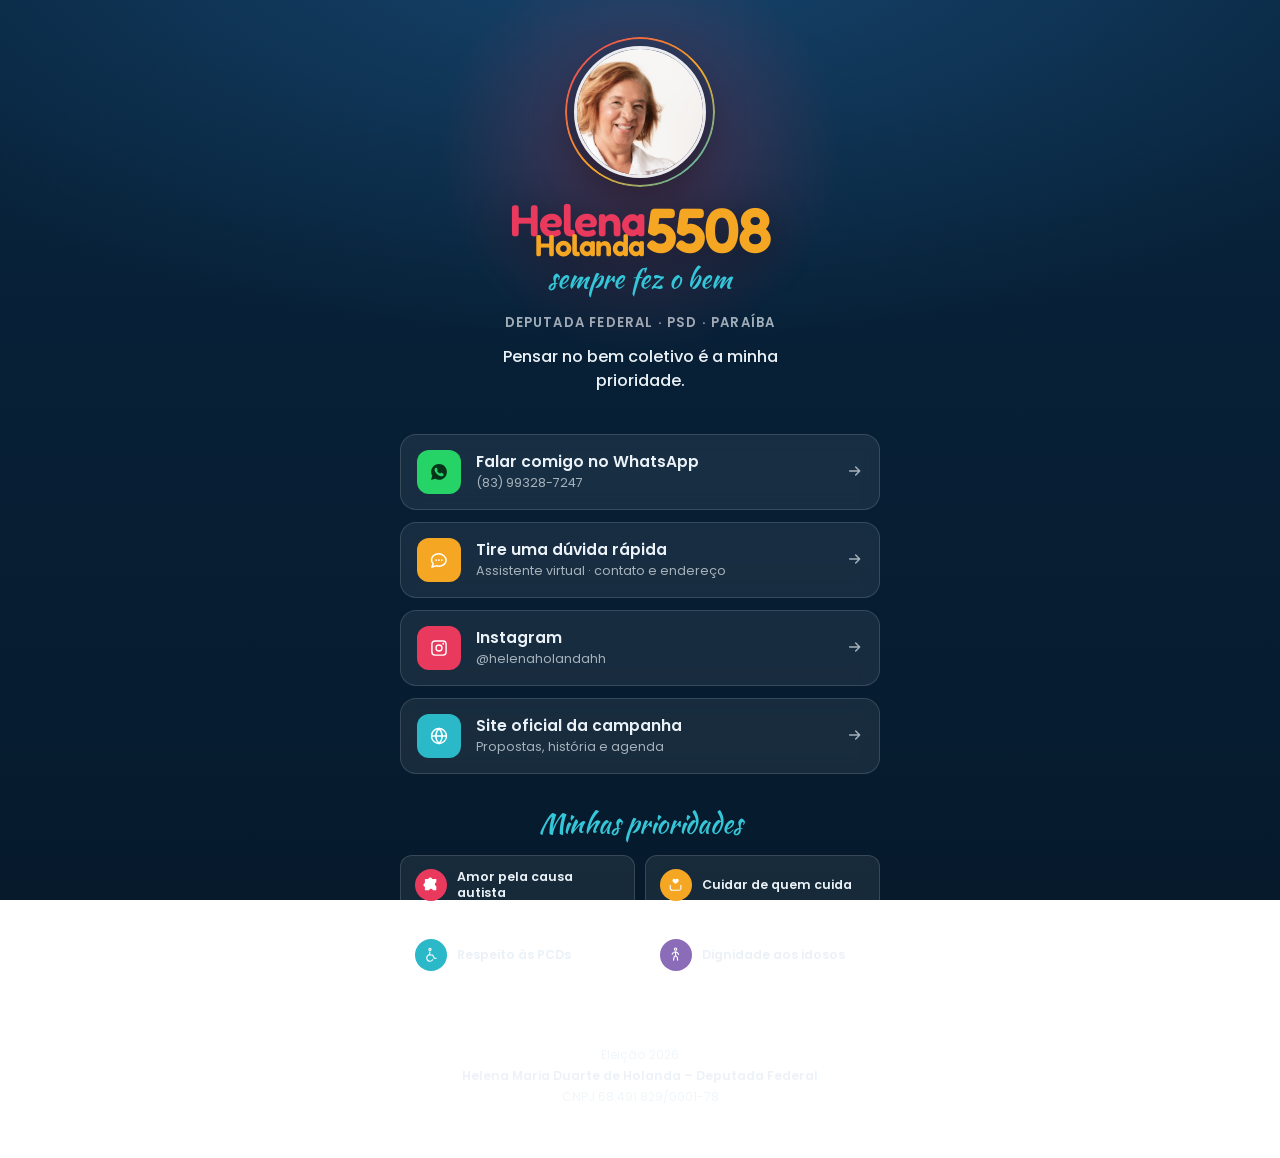
<file: index.html>
<!DOCTYPE html>
<html lang="pt-BR">
<head>
<meta charset="UTF-8">
<meta name="viewport" content="width=device-width, initial-scale=1, viewport-fit=cover">
<title>Helena Holanda — Links oficiais e contato</title>
<meta name="description" content="Encontre os links oficiais de Helena Holanda: WhatsApp, Instagram e site. Conheça sua história e suas prioridades.">
<meta name="theme-color" content="#0c2c4a">
<link rel="canonical" href="https://biolink.helenaholanda5508.com.br/">
<meta property="og:url" content="https://biolink.helenaholanda5508.com.br/">
<meta property="og:locale" content="pt_BR">

<meta property="og:type" content="profile">
<meta property="og:title" content="Helena Holanda — Links oficiais e contato">
<meta property="og:description" content="Deputada Federal · PSD · Paraíba. Fale comigo, conheça minha história e minhas prioridades.">
<meta property="og:image" content="https://biolink.helenaholanda5508.com.br/assets/img/og.jpg">

<link rel="icon" href="assets/img/helena-avatar.jpg">
<link rel="preconnect" href="https://fonts.googleapis.com">
<link rel="preconnect" href="https://fonts.gstatic.com" crossorigin>
<link href="https://fonts.googleapis.com/css2?family=Fredoka:wght@500;600;700&family=Kaushan+Script&family=Poppins:wght@300;400;500;600;700;800&display=swap" rel="stylesheet">

<link rel="stylesheet" href="css/main.css">
<link rel="stylesheet" href="css/home.css">
<link rel="stylesheet" href="css/pages.css">
<link rel="stylesheet" href="css/chat.css">
</head>
<body>

<!-- ===================== ÍCONES ===================== -->
<svg xmlns="http://www.w3.org/2000/svg" style="display:none">
  <symbol id="i-whatsapp" viewBox="0 0 24 24"><path fill="currentColor" d="M12.04 2.5c-5.2 0-9.42 4.22-9.42 9.42 0 1.66.44 3.28 1.27 4.71L2.5 21.5l4.99-1.3a9.4 9.4 0 0 0 4.55 1.16h.01c5.2 0 9.42-4.22 9.42-9.42s-4.23-9.44-9.43-9.44Zm5.49 13.3c-.23.65-1.36 1.25-1.87 1.29-.5.05-.96.23-3.25-.68-2.74-1.08-4.47-3.9-4.6-4.08-.14-.18-1.1-1.46-1.1-2.79s.7-1.98.95-2.25c.25-.27.54-.34.72-.34l.52.01c.17 0 .39-.06.61.47l.83 2.02c.07.14.11.3.02.48l-.32.53c-.1.13-.22.27-.09.53.14.25.6 1 1.29 1.62.89.79 1.64 1.04 1.88 1.16.23.13.37.11.5-.07l.72-.84c.16-.22.33-.18.56-.1l2 .95c.23.11.39.17.45.27.05.09.05.58-.18 1.23Z"/></symbol>
  <symbol id="i-instagram" viewBox="0 0 24 24"><path fill="none" stroke="currentColor" stroke-width="1.7" d="M7.2 3.5h9.6a3.7 3.7 0 0 1 3.7 3.7v9.6a3.7 3.7 0 0 1-3.7 3.7H7.2a3.7 3.7 0 0 1-3.7-3.7V7.2a3.7 3.7 0 0 1 3.7-3.7Z"/><circle cx="12" cy="12" r="3.6" fill="none" stroke="currentColor" stroke-width="1.7"/><circle cx="17.1" cy="6.9" r="1.1" fill="currentColor"/></symbol>
  <symbol id="i-globe" viewBox="0 0 24 24"><circle cx="12" cy="12" r="9" fill="none" stroke="currentColor" stroke-width="1.7"/><path fill="none" stroke="currentColor" stroke-width="1.7" d="M3 12h18M12 3c2.5 2.6 3.8 5.7 3.8 9S14.5 18.4 12 21c-2.5-2.6-3.8-5.7-3.8-9S9.5 5.6 12 3Z"/></symbol>
  <symbol id="i-star" viewBox="0 0 24 24"><path fill="currentColor" d="m12 2.6 2.9 5.9 6.5.9-4.7 4.6 1.1 6.4-5.8-3-5.8 3 1.1-6.4L2.6 9.4l6.5-.9L12 2.6Z"/></symbol>
  <symbol id="i-flag" viewBox="0 0 24 24"><path fill="none" stroke="currentColor" stroke-width="1.8" stroke-linecap="round" stroke-linejoin="round" d="M5 21V4m0 0h11l-2 3.5L16 11H5"/></symbol>
  <symbol id="i-heart" viewBox="0 0 24 24"><path fill="currentColor" d="M12 21s-7.5-4.6-9.6-9A5.4 5.4 0 0 1 12 6.4 5.4 5.4 0 0 1 21.6 12c-2.1 4.4-9.6 9-9.6 9z"/></symbol>
  <symbol id="i-puzzle" viewBox="0 0 24 24"><path fill="currentColor" d="M3 3h5.4a3.1 3.1 0 0 1 6 0H21v5.4a3.1 3.1 0 0 0 0 6V21h-5.4a3.1 3.1 0 0 0-6 0H3v-5.4a3.1 3.1 0 0 1 0-6V3Z"/></symbol>
  <symbol id="i-cuidar" viewBox="0 0 24 24"><path fill="currentColor" d="M12 10.9S8.3 8.7 7.3 6.8a2.65 2.65 0 0 1 4.7-2.45 2.65 2.65 0 0 1 4.7 2.45c-1 1.9-4.7 4.1-4.7 4.1Z"/><path fill="none" stroke="currentColor" stroke-width="1.8" stroke-linecap="round" stroke-linejoin="round" d="M3.6 13v4.4A3.6 3.6 0 0 0 7.2 21h9.6a3.6 3.6 0 0 0 3.6-3.6V13"/></symbol>
  <symbol id="i-wheelchair" viewBox="0 0 24 24"><path fill="none" stroke="currentColor" stroke-width="1.8" stroke-linecap="round" stroke-linejoin="round" d="M11 5.6a1.7 1.7 0 1 0 0-3.4 1.7 1.7 0 0 0 0 3.4Zm-.4 2.1v5h4.6l2.6 5.1m-2.4 2.4a5.2 5.2 0 1 1-4.8-8.1M18.6 17.8h2.2"/></symbol>
  <symbol id="i-elderly" viewBox="0 0 24 24"><path fill="none" stroke="currentColor" stroke-width="1.8" stroke-linecap="round" stroke-linejoin="round" d="M12 5.2a1.8 1.8 0 1 0 0-3.6 1.8 1.8 0 0 0 0 3.6Zm-2.3 3.1L12 7.5l2.6 1.2 2.2 3M12 7.5v6.2m0 0-2.4 2.1-.8 5m3.2-7.1 2.6 2.4.7 4.7M6.6 11.4 8 9.2"/></symbol>
  <symbol id="i-arrow" viewBox="0 0 24 24"><path fill="none" stroke="currentColor" stroke-width="2.2" stroke-linecap="round" stroke-linejoin="round" d="M4 12h15m-6-6 6 6-6 6"/></symbol>
  <symbol id="i-back" viewBox="0 0 24 24"><path fill="none" stroke="currentColor" stroke-width="2.2" stroke-linecap="round" stroke-linejoin="round" d="M20 12H5m6-6-6 6 6 6"/></symbol>
  <symbol id="i-share" viewBox="0 0 24 24"><path fill="none" stroke="currentColor" stroke-width="1.8" stroke-linecap="round" stroke-linejoin="round" d="M12 3v13m0-13L8 7m4-4 4 4M5 14v5a2 2 0 0 0 2 2h10a2 2 0 0 0 2-2v-5"/></symbol>
  <symbol id="i-check" viewBox="0 0 24 24"><path fill="none" stroke="currentColor" stroke-width="2.4" stroke-linecap="round" stroke-linejoin="round" d="m5 12.5 4.5 4.5L19 7"/></symbol>
  <symbol id="i-chat" viewBox="0 0 24 24"><path fill="none" stroke="currentColor" stroke-width="1.8" stroke-linecap="round" stroke-linejoin="round" d="M20.5 12.2c0 4-3.8 7.2-8.5 7.2-1 0-2-.15-2.9-.42L3.5 20.5l1.6-3.9a6.9 6.9 0 0 1-2.1-4.9c0-4 3.8-7.2 8.5-7.2s9 3.7 9 7.7Z"/><circle cx="8.6" cy="12.1" r="1.1" fill="currentColor"/><circle cx="12" cy="12.1" r="1.1" fill="currentColor"/><circle cx="15.4" cy="12.1" r="1.1" fill="currentColor"/></symbol>
  <symbol id="i-pin" viewBox="0 0 24 24"><path fill="none" stroke="currentColor" stroke-width="1.8" stroke-linecap="round" stroke-linejoin="round" d="M12 21.5s7-5.9 7-11.2a7 7 0 1 0-14 0c0 5.3 7 11.2 7 11.2Z"/><circle cx="12" cy="10.1" r="2.6" fill="none" stroke="currentColor" stroke-width="1.8"/></symbol>
</svg>

<div class="app">

  <!-- ===================== HOME ===================== -->
  <section class="pg is-on" id="home">

    <header class="hero">
      <div class="hero__glow" aria-hidden="true"></div>

      <figure class="avatar">
        <img src="assets/img/helena-avatar.jpg" alt="Helena Holanda" width="640" height="640">
      </figure>

      <div class="marca" aria-label="Helena Holanda 5508 — sempre fez o bem">
        <span class="marca__nome">Helena</span>
        <span class="marca__num">5508</span>
        <span class="marca__sob">Holanda</span>
        <span class="marca__slogan">sempre fez o bem</span>
      </div>

      <p class="hero__cargo" id="hero-cargo"></p>
      <p class="hero__chamada" id="hero-chamada"></p>
    </header>

    <nav class="links" id="links" aria-label="Links principais"></nav>

    <section class="destaque" aria-labelledby="destaque-t">
      <h2 class="destaque__t" id="destaque-t">Minhas prioridades</h2>
      <div class="chips" id="chips"></div>
    </section>

    <footer class="rodape">
      <p class="legal" id="legal"></p>
    </footer>
  </section>

  <!-- ===================== QUEM SOU ===================== -->
  <section class="pg sub" id="page-sobre" hidden>
    <button class="voltar" onclick="back()"><svg class="ic"><use href="#i-back"></use></svg> Voltar</button>

    <header class="sub__topo">
      <span class="sub__selo"><svg class="ic"><use href="#i-star"></use></svg></span>
      <h1>Quem é Helena</h1>
      <p class="sub__lead">Educadora física, pessoense e fundadora do Centro Helena Holanda. Chegou à política depois de décadas fazendo, na prática, o que faltava.</p>
    </header>

    <div class="sub__corpo">
      <p>Helena Maria Duarte de Holanda passou a vida adulta inteira ao lado de quem o poder público costuma deixar por último: pessoas com deficiência, idosos e famílias que precisam de atenção especial.</p>

      <div class="numeros">
        <div class="num"><b>+20</b><span>anos de Centro Helena Holanda</span></div>
        <div class="num"><b>~5 mil</b><span>atendimentos por mês</span></div>
        <div class="num"><b>300+</b><span>pessoas atendidas</span></div>
      </div>

      <h2>O caminho até aqui</h2>
      <ol class="linha">
        <li><span class="ano">Por volta de 2000</span><h3>Nasce o Centro Helena Holanda</h3><p>Funda o Centro de Atividades Especiais, no bairro dos Estados, para atender pessoas com deficiência, idosos e vítimas de acidentes.</p></li>
        <li><span class="ano">2008</span><h3>Uma sede própria</h3><p>O Centro ganha prédio próprio, erguido com cerca de R$ 550 mil em recursos estaduais.</p></li>
        <li><span class="ano">Fevereiro de 2021</span><h3>Coordenadoria da Pessoa com Deficiência</h3><p>Assume a Coordenadoria Especial da Pessoa com Deficiência de João Pessoa, com foco em acessibilidade, mobilidade, órteses e próteses.</p></li>
        <li><span class="ano">Julho de 2022</span><h3>Vereadora de João Pessoa</h3><p>Assume o mandato na Câmara Municipal e cria o projeto Câmara Acessível.</p></li>
        <li><span class="ano">2026</span><h3>Deputada Federal 5508</h3><p>Pelo PSD, quer levar a Brasília a experiência de quem construiu, com as próprias mãos, o serviço que faltava.</p></li>
      </ol>

      <p class="nota">Informações apuradas em fontes públicas: Prefeitura e Câmara Municipal de João Pessoa, imprensa local e registro de candidatura na Justiça Eleitoral.</p>
    </div>

    <div class="sub__cta" id="cta-sobre"></div>
  </section>

  <!-- ===================== PRIORIDADES ===================== -->
  <section class="pg sub" id="page-prioridades" hidden>
    <button class="voltar" onclick="back()"><svg class="ic"><use href="#i-back"></use></svg> Voltar</button>

    <header class="sub__topo">
      <span class="sub__selo"><svg class="ic"><use href="#i-flag"></use></svg></span>
      <h1>Minhas prioridades</h1>
      <p class="sub__lead">Quatro bandeiras que eu já defendia muito antes de existir campanha.</p>
    </header>

    <div class="sub__corpo" id="prioridades"></div>

    <div class="sub__cta" id="cta-prioridades"></div>
  </section>

  <!-- ===================== CONTATO ===================== -->
  <section class="pg sub" id="page-contato" hidden>
    <button class="voltar" onclick="back()"><svg class="ic"><use href="#i-back"></use></svg> Voltar</button>

    <header class="sub__topo">
      <span class="sub__selo"><svg class="ic"><use href="#i-whatsapp"></use></svg></span>
      <h1>Fale comigo</h1>
      <p class="sub__lead">Leio e respondo pessoalmente sempre que consigo. Sua história vira argumento na hora de defender essas pautas.</p>
    </header>

    <div class="sub__corpo" id="contato"></div>
  </section>

  <!-- ===================== ASSISTENTE ===================== -->
  <section class="pg sub" id="page-chat" hidden>
    <button class="voltar" onclick="back()"><svg class="ic"><use href="#i-back"></use></svg> Voltar</button>

    <header class="sub__topo">
      <span class="sub__selo"><svg class="ic"><use href="#i-chat"></use></svg></span>
      <h1>Fale com a Lena</h1>
      <p class="sub__lead"><span class="chat-on" aria-hidden="true"></span>Assistente virtual. Ela passa o contato da Helena e diz onde fica o Centro Helena Holanda.</p>
    </header>

    <div class="chat-area" id="chat-area" aria-live="polite"></div>

    <p class="chat-aviso">A Lena é um atendimento automático, com respostas prontas. Para falar com a Helena e a equipe, use o WhatsApp.</p>
  </section>

</div>

<script src="data/site.js"></script>
<script src="data/prioridades.js"></script>
<script src="chatbot/config.js"></script>
<script src="chatbot/flows.js"></script>
<script src="chatbot/engine.js"></script>
<script src="js/app.js"></script>
</body>
</html>
</file>
<file: css/main.css>
/* =========================================================
   main.css — tokens, reset e componentes compartilhados
   ========================================================= */

:root{
  /* cores da marca, iguais as do site oficial */
  --pink:#e93a5d;
  --pink-dark:#cf2b4b;
  --orange:#f5a623;
  --teal:#2bb8c9;
  --teal-logo:#35c6d8;
  --purple:#8b6cb8;

  --navy:#0c2c4a;
  --fundo:#08243d;
  --fundo-2:#0f3355;
  --card:rgba(255,255,255,.07);
  --card-borda:rgba(255,255,255,.14);

  --texto:#eaf1f7;
  --texto-2:rgba(234,241,247,.68);

  --largura:520px;
  --raio:16px;
  --raio-sm:12px;
  --ease:cubic-bezier(.22,.61,.36,1);

  --font:'Poppins',system-ui,-apple-system,'Segoe UI',sans-serif;
  --brand:'Fredoka','Poppins',sans-serif;
  --script:'Kaushan Script','Poppins',cursive;
}

*,*::before,*::after{box-sizing:border-box}

body{
  margin:0;
  min-height:100dvh;
  font-family:var(--font);
  font-size:16px;
  line-height:1.6;
  color:var(--texto);
  background:
    radial-gradient(120% 80% at 50% -10%,#17466f 0%,rgba(23,70,111,0) 60%),
    linear-gradient(180deg,var(--fundo) 0%,#061a2c 100%);
  background-attachment:fixed;
  -webkit-font-smoothing:antialiased;
  overflow-x:hidden;
}

img{max-width:100%;display:block}
ul,ol{margin:0;padding:0;list-style:none}
a{color:inherit;text-decoration:none}
p{margin:0 0 1em}
h1,h2,h3{margin:0;line-height:1.2;font-weight:700}
button{font:inherit;color:inherit;background:none;border:0;cursor:pointer}

.ic{
  width:1em;height:1em;
  flex:none;
  fill:currentColor;
  vertical-align:-.12em;
}

.app{
  width:100%;
  max-width:var(--largura);
  margin-inline:auto;
  padding:0 20px calc(40px + env(safe-area-inset-bottom));
}

/* ---------- paginas ---------- */
.pg{display:none;animation:entra .38s var(--ease)}
.pg.is-on{display:block}

@keyframes entra{
  from{opacity:0;transform:translateY(14px)}
  to{opacity:1;transform:none}
}

/* ---------- marca "Helena Holanda 5508" ---------- */
.marca{
  display:inline-grid;
  grid-template-columns:auto auto;
  column-gap:.08em;
  line-height:1;
  font-family:var(--brand);
  font-weight:600;
  font-size:19px;
  white-space:nowrap;
}
.marca__nome{grid-area:1/1;font-size:2.35em;letter-spacing:-.025em;color:var(--pink)}
.marca__sob{
  grid-area:2/1;
  justify-self:start;
  margin:-.44em 0 0 .82em;
  font-size:1.6em;
  letter-spacing:-.025em;
  color:var(--orange);
}
.marca__num{
  grid-area:1/2/3/3;
  align-self:center;
  font-size:3.3em;
  letter-spacing:-.035em;
  color:var(--orange);
}
.marca__slogan{
  grid-area:3/1/4/3;
  justify-self:center;
  margin-top:.16em;
  font-family:var(--script);
  font-weight:400;
  font-size:1.42em;
  color:var(--teal-logo);
}

/* ---------- cores por tema ---------- */
.t-pink{--c:var(--pink)}
.t-orange{--c:var(--orange)}
.t-teal{--c:var(--teal)}
.t-purple{--c:var(--purple)}

/* ---------- botao de voltar ---------- */
.voltar{
  display:inline-flex;
  align-items:center;
  gap:.5em;
  margin:26px 0 18px;
  padding:9px 16px 9px 12px;
  border-radius:999px;
  background:var(--card);
  border:1px solid var(--card-borda);
  font-size:.85rem;
  font-weight:500;
  color:var(--texto);
  transition:background .2s var(--ease),transform .2s var(--ease);
}
.voltar:hover{background:rgba(255,255,255,.13);transform:translateX(-3px)}

/* ---------- botoes ---------- */
.btn{
  display:inline-flex;
  align-items:center;
  justify-content:center;
  gap:.6em;
  width:100%;
  padding:16px 22px;
  border-radius:999px;
  font-size:.95rem;
  font-weight:600;
  line-height:1;
  transition:transform .22s var(--ease),box-shadow .22s var(--ease),background .22s var(--ease);
}
.btn--wa{
  background:#25d366;
  color:#04331a;
  box-shadow:0 12px 28px rgba(37,211,102,.28);
}
.btn--wa:hover{background:#1fbe5b;transform:translateY(-2px)}
.btn--pink{
  background:var(--pink);
  color:#fff;
  box-shadow:0 12px 28px rgba(233,58,93,.32);
}
.btn--pink:hover{background:var(--pink-dark);transform:translateY(-2px)}
.btn--ghost{
  border:1.5px solid var(--card-borda);
  background:var(--card);
  color:var(--texto);
}
.btn--ghost:hover{background:rgba(255,255,255,.14);transform:translateY(-2px)}

@media (prefers-reduced-motion:reduce){
  *,*::before,*::after{
    animation-duration:.01ms!important;
    transition-duration:.01ms!important;
  }
}
</file>
<file: css/home.css>
/* =========================================================
   home.css — tela inicial do biolink
   ========================================================= */

/* ---------- topo ---------- */
.hero{
  position:relative;
  padding:46px 0 30px;
  text-align:center;
}
.hero__glow{
  position:absolute;
  top:-60px;left:50%;
  width:420px;height:420px;
  transform:translateX(-50%);
  border-radius:50%;
  background:radial-gradient(circle,rgba(233,58,93,.28) 0%,rgba(233,58,93,0) 68%);
  pointer-events:none;
}

.avatar{
  position:relative;
  width:132px;height:132px;
  margin:0 auto 20px;
}
.avatar img{
  width:100%;height:100%;
  object-fit:cover;
  border-radius:50%;
  border:3px solid rgba(255,255,255,.9);
  box-shadow:0 16px 40px rgba(0,0,0,.42);
}
.avatar::after{
  content:"";
  position:absolute;
  inset:-9px;
  border-radius:50%;
  border:2px solid transparent;
  background:linear-gradient(135deg,var(--pink),var(--orange) 55%,var(--teal)) border-box;
  -webkit-mask:linear-gradient(#000 0 0) padding-box,linear-gradient(#000 0 0);
  -webkit-mask-composite:xor;
          mask-composite:exclude;
}

.hero .marca{filter:drop-shadow(0 6px 20px rgba(0,0,0,.45))}

.hero__cargo{
  margin:20px 0 0;
  font-size:.82rem;
  font-weight:600;
  letter-spacing:.09em;
  text-transform:uppercase;
  color:var(--texto-2);
}
.hero__chamada{
  margin:12px auto 0;
  max-width:30ch;
  font-size:1.02rem;
  font-weight:500;
  line-height:1.5;
  color:var(--texto);
}

/* ---------- lista de links ---------- */
.links{display:grid;gap:12px;margin-top:10px}

.lcard{
  display:flex;
  align-items:center;
  gap:15px;
  width:100%;
  padding:15px 16px;
  text-align:left;   /* os cards internos sao <button> */
  border-radius:var(--raio);
  background:var(--card);
  border:1px solid var(--card-borda);
  backdrop-filter:blur(8px);
  transition:transform .24s var(--ease),background .24s var(--ease),border-color .24s var(--ease);
}
.lcard:hover{
  transform:translateY(-3px);
  background:rgba(255,255,255,.12);
  border-color:rgba(255,255,255,.28);
}

.lcard__ico{
  display:grid;
  place-items:center;
  width:44px;height:44px;
  flex:none;
  border-radius:12px;
  background:var(--c,var(--pink));
  color:#fff;
  font-size:1.25rem;
}
.lcard--wa .lcard__ico{background:#25d366;color:#04331a}

.lcard__txt{display:block;flex:1;min-width:0}
.lcard__t{
  display:block;
  font-size:.97rem;
  font-weight:600;
  line-height:1.3;
}
.lcard__d{
  display:block;
  margin-top:2px;
  font-size:.79rem;
  line-height:1.4;
  color:var(--texto-2);
}
.lcard__seta{
  flex:none;
  font-size:1rem;
  color:var(--texto-2);
  transition:transform .24s var(--ease);
}
.lcard:hover .lcard__seta{transform:translateX(4px)}

/* ---------- prioridades em destaque ---------- */
.destaque{margin-top:34px}
.destaque__t{
  margin-bottom:14px;
  font-family:var(--script);
  font-weight:400;
  font-size:1.7rem;
  color:var(--teal-logo);
  text-align:center;
}

.chips{
  display:grid;
  grid-template-columns:repeat(2,minmax(0,1fr));
  gap:10px;
}
.chip{
  display:flex;
  align-items:center;
  gap:10px;
  padding:13px 14px;
  border-radius:var(--raio-sm);
  background:var(--card);
  border:1px solid var(--card-borda);
  text-align:left;
  transition:transform .22s var(--ease),border-color .22s var(--ease);
}
.chip:hover{transform:translateY(-3px);border-color:var(--c)}
.chip__ico{
  display:grid;
  place-items:center;
  width:32px;height:32px;
  flex:none;
  border-radius:50%;
  background:var(--c);
  color:#fff;
  font-size:.95rem;
}
.chip__t{
  font-size:.78rem;
  font-weight:600;
  line-height:1.25;
}

/* ---------- rodape ---------- */
.rodape{
  margin-top:38px;
  padding-top:22px;
  border-top:1px solid rgba(255,255,255,.12);
  text-align:center;
}
.legal{
  display:grid;
  gap:3px;
  margin:0 0 12px;
  font-size:.76rem;
  line-height:1.5;
  color:var(--texto-2);
}
.legal strong{font-weight:600;color:rgba(234,241,247,.9)}
.credito{
  margin:0;
  font-size:.7rem;
  color:rgba(234,241,247,.38);
}
.credito .ic{color:var(--pink)}

@media (max-width:400px){
  .chips{grid-template-columns:minmax(0,1fr)}
  .avatar{width:112px;height:112px}
  .marca{font-size:17px}
}
</file>
<file: css/pages.css>
/* =========================================================
   pages.css — subpaginas (Quem sou, Prioridades, Contato)
   ========================================================= */

.sub__topo{margin-bottom:26px}

.sub__selo{
  display:grid;
  place-items:center;
  width:54px;height:54px;
  margin-bottom:16px;
  border-radius:16px;
  background:linear-gradient(135deg,var(--pink),var(--orange));
  color:#fff;
  font-size:1.4rem;
  box-shadow:0 12px 26px rgba(233,58,93,.3);
}
.sub__topo h1{
  font-size:1.75rem;
  letter-spacing:-.02em;
  color:#fff;
}
.sub__lead{
  margin:10px 0 0;
  font-size:.92rem;
  line-height:1.6;
  color:var(--texto-2);
}

.sub__corpo{font-size:.9rem;line-height:1.7}
.sub__corpo h2{
  margin:32px 0 14px;
  font-size:1.15rem;
  color:#fff;
}
.sub__corpo p{color:var(--texto-2)}

/* ---------- numeros ---------- */
.numeros{
  display:grid;
  grid-template-columns:repeat(3,minmax(0,1fr));
  gap:10px;
  margin:22px 0 6px;
}
.num{
  padding:16px 12px;
  border-radius:var(--raio-sm);
  background:var(--card);
  border:1px solid var(--card-borda);
  text-align:center;
}
.num b{
  display:block;
  font-family:var(--brand);
  font-weight:600;
  font-size:1.35rem;
  line-height:1;
  margin-bottom:.35em;
  color:var(--orange);
}
.num span{
  display:block;
  font-size:.68rem;
  line-height:1.35;
  color:var(--texto-2);
}

/* ---------- linha do tempo ---------- */
.linha{position:relative;padding-left:26px}
.linha::before{
  content:"";
  position:absolute;
  left:4px;top:6px;bottom:10px;
  width:2px;
  border-radius:2px;
  background:linear-gradient(180deg,var(--pink),var(--orange) 50%,var(--teal));
}
.linha li{position:relative;padding-bottom:24px}
.linha li::before{
  content:"";
  position:absolute;
  left:-26px;top:6px;
  width:10px;height:10px;
  border-radius:50%;
  background:var(--pink);
  box-shadow:0 0 0 3px var(--fundo);
}
.linha li:nth-child(3n+2)::before{background:var(--orange)}
.linha li:nth-child(3n)::before{background:var(--teal)}
.linha .ano{
  display:block;
  font-family:var(--brand);
  font-weight:600;
  font-size:.85rem;
  color:var(--orange);
  margin-bottom:.2em;
}
.linha h3{font-size:.95rem;color:#fff;margin-bottom:.25em}
.linha p{margin:0;font-size:.83rem;line-height:1.6}

.nota{
  margin-top:26px;
  padding-top:16px;
  border-top:1px solid rgba(255,255,255,.1);
  font-size:.72rem!important;
  line-height:1.5;
  color:rgba(234,241,247,.42)!important;
}

/* ---------- blocos de prioridade ---------- */
.bloco{
  margin-bottom:16px;
  padding:20px;
  border-radius:var(--raio);
  background:var(--card);
  border:1px solid var(--card-borda);
  border-left:4px solid var(--c);
}
.bloco__topo{
  display:flex;
  align-items:center;
  gap:12px;
  margin-bottom:12px;
}
.bloco__ico{
  display:grid;
  place-items:center;
  width:40px;height:40px;
  flex:none;
  border-radius:50%;
  background:var(--c);
  color:#fff;
  font-size:1.15rem;
}
.bloco__t{
  display:block;
  font-size:1.02rem;
  font-weight:700;
  line-height:1.25;
  color:#fff;
}
.bloco__r{
  display:block;
  margin-top:2px;
  font-size:.78rem;
  color:var(--c);
  font-weight:500;
}
.bloco p{font-size:.85rem;margin-bottom:.9em}
.bloco ul{display:grid;gap:8px;margin-top:14px}
.bloco li{
  display:flex;
  gap:9px;
  font-size:.83rem;
  line-height:1.5;
  color:var(--texto-2);
}
.bloco li .ic{margin-top:.3em;color:var(--c);font-size:.85em}

/* ---------- contato ---------- */
.contato-lista{display:grid;gap:12px;margin-bottom:26px}
.sub__cta{display:grid;gap:10px;margin-top:30px}

@media (max-width:400px){
  .numeros{grid-template-columns:minmax(0,1fr)}
  .sub__topo h1{font-size:1.5rem}
}
</file>
<file: css/chat.css>
/* =========================================================
   chat.css — tela da assistente virtual
   ========================================================= */

.chat-area{
  display:grid;
  justify-items:start;
  gap:4px;
  min-height:40vh;
  margin-top:4px;
}

/* ---------- baloes ---------- */
.bal{
  max-width:88%;
  padding:12px 15px;
  border-radius:var(--raio);
  font-size:.88rem;
  line-height:1.6;
  animation:balao .3s var(--ease) both;
}
@keyframes balao{
  from{opacity:0;transform:translateY(10px)}
  to{opacity:1;transform:none}
}

.bal--lena{
  display:flex;
  align-items:flex-start;
  gap:10px;
  border-radius:6px var(--raio) var(--raio) var(--raio);
  background:var(--card);
  border:1px solid var(--card-borda);
  color:var(--texto-2);
}
.bal--lena strong{color:#fff;font-weight:600}

.bal--eu{
  justify-self:end;
  border-radius:var(--raio) 6px var(--raio) var(--raio);
  background:var(--pink);
  color:#fff;
  font-weight:500;
}

.bal__ava{
  display:grid;
  place-items:center;
  width:26px;height:26px;
  flex:none;
  margin-top:-1px;
  border-radius:50%;
  background:linear-gradient(135deg,var(--pink),var(--orange));
  font-family:var(--brand);
  font-weight:600;
  font-size:.8rem;
  color:#fff;
}
.bal__txt{flex:1;min-width:0}

/* ---------- "digitando..." ---------- */
.bal--digitando{align-items:center;padding:14px 15px}
.bal--digitando span:not(.bal__ava){
  width:6px;height:6px;
  border-radius:50%;
  background:var(--texto-2);
  animation:pisca 1.2s infinite;
}
.bal--digitando span:nth-of-type(2){animation-delay:.18s}
.bal--digitando span:nth-of-type(3){animation-delay:.36s}
@keyframes pisca{
  0%,60%,100%{opacity:.25;transform:translateY(0)}
  30%{opacity:1;transform:translateY(-3px)}
}

/* ---------- respostas rapidas ---------- */
.chat-chips{
  justify-self:end;
  display:flex;
  flex-wrap:wrap;
  justify-content:flex-end;
  gap:8px;
  width:100%;
  padding:6px 0 14px;
  transition:opacity .25s var(--ease);
}
.chat-chips.is-off{opacity:.3;pointer-events:none}

.chat-chip{
  padding:9px 15px;
  border-radius:999px;
  background:var(--card);
  border:1.5px solid var(--card-borda);
  font-size:.8rem;
  font-weight:500;
  line-height:1.2;
  color:var(--texto);
  transition:transform .2s var(--ease),background .2s var(--ease),border-color .2s var(--ease);
}
.chat-chip:hover{
  transform:translateY(-2px);
  background:rgba(255,255,255,.14);
  border-color:rgba(255,255,255,.3);
}
.chat-chip--wa{
  background:rgba(37,211,102,.14);
  border-color:rgba(37,211,102,.5);
  color:#5df09a;
}
.chat-chip--wa:hover{background:rgba(37,211,102,.24);border-color:#25d366}
.chat-chip--voltar{opacity:.6;font-weight:400}

/* ---------- aviso de rodape ---------- */
.chat-aviso{
  margin-top:22px;
  padding-top:16px;
  border-top:1px solid rgba(255,255,255,.1);
  font-size:.72rem;
  line-height:1.5;
  color:rgba(234,241,247,.42);
}

/* ---------- pontinho de "online" ---------- */
.chat-on{
  display:inline-block;
  width:8px;height:8px;
  margin-right:.45em;
  border-radius:50%;
  background:#25d366;
  vertical-align:.05em;
  animation:pulso 1.9s infinite;
}
@keyframes pulso{
  0%,100%{opacity:1}
  50%{opacity:.3}
}
</file>
